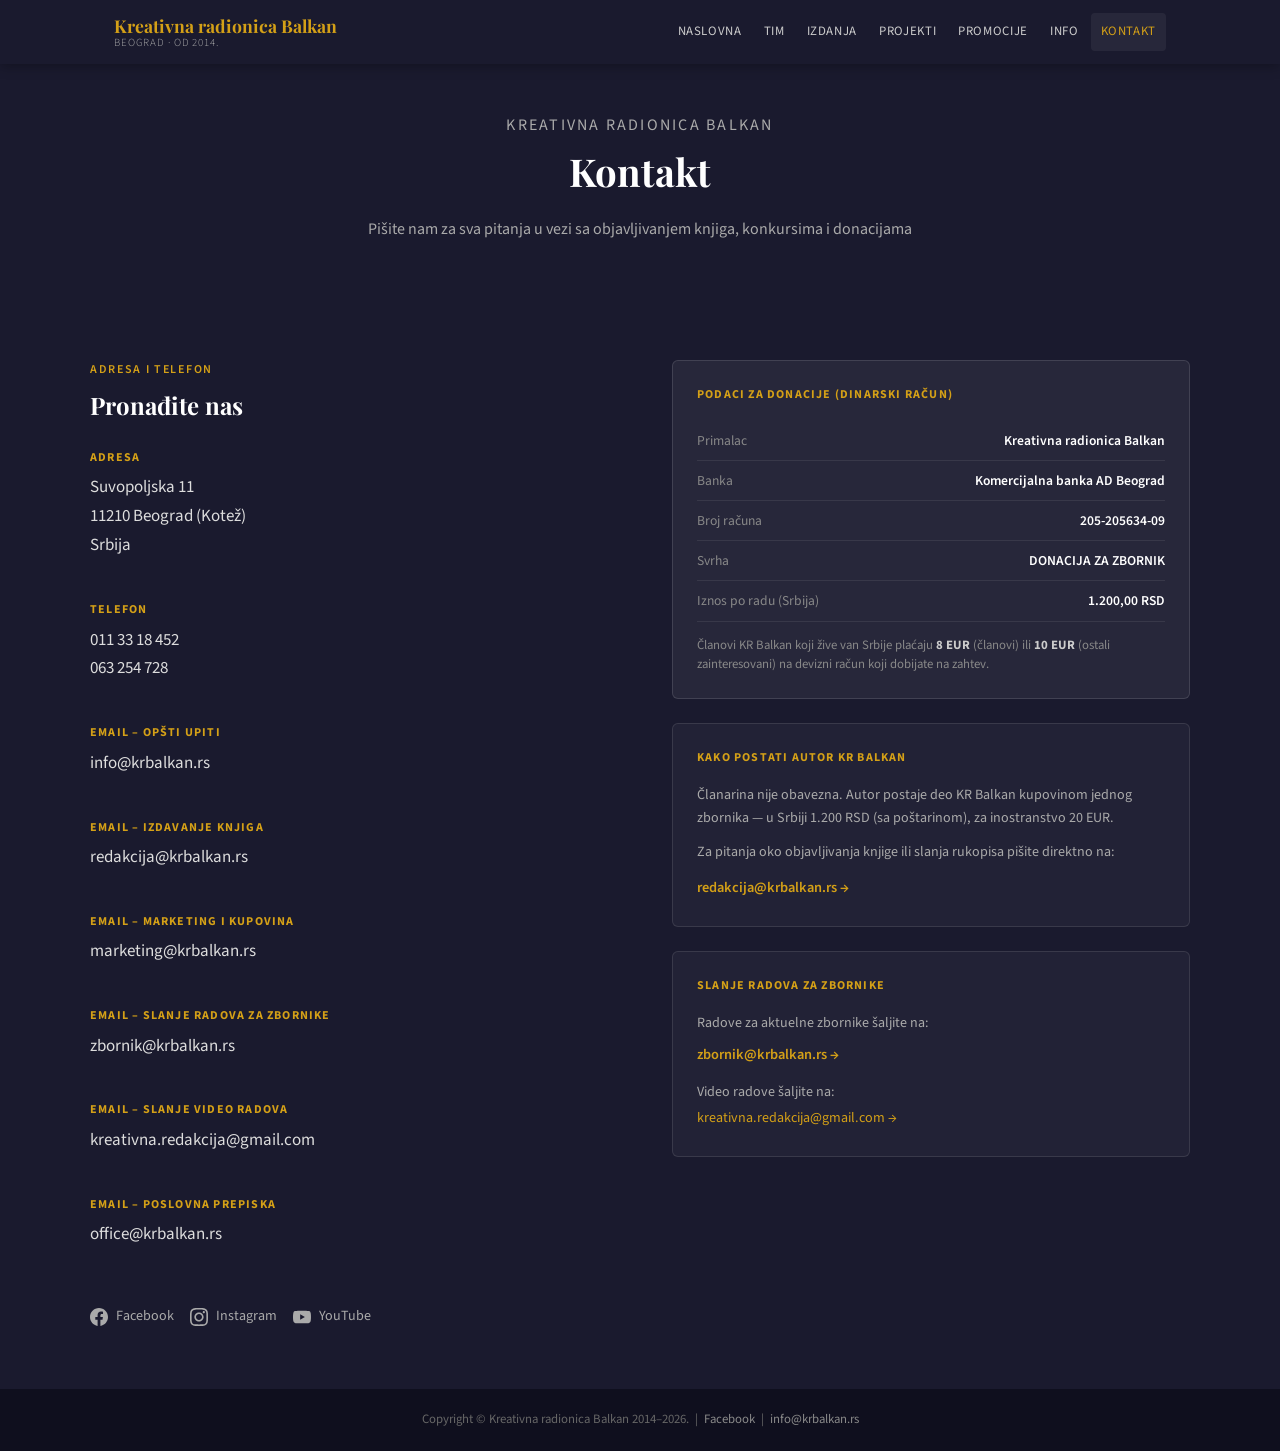
<file: kontakt.html>
<!DOCTYPE html>
<html lang="sr">
<head>
  <meta charset="UTF-8">
  <meta name="viewport" content="width=device-width, initial-scale=1.0">
  <title>Kontakt – Kreativna radionica Balkan | Beograd</title>
  <meta name="description" content="Kontaktirajte Kreativnu radionicu Balkan. Adresa: Suvopoljska 11, Beograd (Kotež). Tel: 011 33 18 452. Email: info@krbalkan.rs">
  <link rel="preconnect" href="https://fonts.googleapis.com">
  <link rel="preconnect" href="https://fonts.gstatic.com" crossorigin>
  <link href="https://fonts.googleapis.com/css2?family=Playfair+Display:ital,wght@0,400;0,700;1,400&family=Source+Sans+3:wght@300;400;600&display=swap" rel="stylesheet">
  <link rel="stylesheet" href="style.css">
</head>
<body>
<header>
  <div class="header-inner">
    <a href="index.html" class="logo-text">Kreativna radionica Balkan<span>Beograd · Od 2014.</span></a>
    <button class="hamburger" id="hamburger"><span></span><span></span><span></span></button>
    <nav id="nav">
      <a href="index.html">Naslovna</a>
      <a href="kreativni_tim.html">Tim</a>
      <a href="izdanja.html">Izdanja</a>
      <a href="projekti.html">Projekti</a>
      <a href="promocije.html">Promocije</a>
      <a href="info.html">Info</a>
      <a href="kontakt.html" class="active">Kontakt</a>
    </nav>
  </div>
</header>

<div class="page-hero">
  <p class="hero-eyebrow">Kreativna radionica Balkan</p>
  <h1>Kontakt</h1>
  <p>Pišite nam za sva pitanja u vezi sa objavljivanjem knjiga, konkursima i donacijama</p>
</div>

<section class="contact">
  <div class="section-inner">
    <div class="contact-grid">
      <div>
        <p class="section-label" style="color:var(--gold-lt);">Adresa i telefon</p>
        <h2 class="section-title" style="font-size:1.5rem;">Pronađite nas</h2>

        <div style="margin-top:28px; display:flex; flex-direction:column; gap:20px;">
          <div class="contact-block">
            <h4>Adresa</h4>
            <span style="color:#ddd;">Suvopoljska 11<br>11210 Beograd (Kotež)<br>Srbija</span>
          </div>
          <div class="contact-block">
            <h4>Telefon</h4>
            <a href="tel:+381113318452">011 33 18 452</a><br>
            <a href="tel:+381632547128">063 254 728</a>
          </div>
          <div class="contact-block">
            <h4>Email – opšti upiti</h4>
            <a href="mailto:info@krbalkan.rs">info@krbalkan.rs</a>
          </div>
          <div class="contact-block">
            <h4>Email – izdavanje knjiga</h4>
            <a href="mailto:redakcija@krbalkan.rs">redakcija@krbalkan.rs</a>
          </div>
          <div class="contact-block">
            <h4>Email – marketing i kupovina</h4>
            <a href="mailto:marketing@krbalkan.rs">marketing@krbalkan.rs</a>
          </div>
          <div class="contact-block">
            <h4>Email – slanje radova za zbornike</h4>
            <a href="mailto:zbornik@krbalkan.rs">zbornik@krbalkan.rs</a>
          </div>
          <div class="contact-block">
            <h4>Email – slanje video radova</h4>
            <a href="mailto:kreativna.redakcija@gmail.com">kreativna.redakcija@gmail.com</a>
          </div>
          <div class="contact-block">
            <h4>Email – poslovna prepiska</h4>
            <a href="mailto:office@krbalkan.rs">office@krbalkan.rs</a>
          </div>
        </div>

        <div class="social-row" style="margin-top:36px;">
          <a class="social-link" href="https://www.facebook.com/kreativna.radionica.balkan/" target="_blank" rel="noopener">
            <svg width="18" height="18" viewBox="0 0 24 24" fill="currentColor"><path d="M24 12.073c0-6.627-5.373-12-12-12s-12 5.373-12 12c0 5.99 4.388 10.954 10.125 11.854v-8.385H7.078v-3.47h3.047V9.43c0-3.007 1.792-4.669 4.533-4.669 1.312 0 2.686.235 2.686.235v2.953H15.83c-1.491 0-1.956.925-1.956 1.874v2.25h3.328l-.532 3.47h-2.796v8.385C19.612 23.027 24 18.062 24 12.073z"/></svg>
            Facebook
          </a>
          <a class="social-link" href="https://www.instagram.com/krbalkan" target="_blank" rel="noopener">
            <svg width="18" height="18" viewBox="0 0 24 24" fill="currentColor"><path d="M12 2.163c3.204 0 3.584.012 4.85.07 3.252.148 4.771 1.691 4.919 4.919.058 1.265.069 1.645.069 4.849 0 3.205-.012 3.584-.069 4.849-.149 3.225-1.664 4.771-4.919 4.919-1.266.058-1.644.07-4.85.07-3.204 0-3.584-.012-4.849-.07-3.26-.149-4.771-1.699-4.919-4.92-.058-1.265-.07-1.644-.07-4.849 0-3.204.013-3.583.07-4.849.149-3.227 1.664-4.771 4.919-4.919 1.266-.057 1.645-.069 4.849-.069zm0-2.163c-3.259 0-3.667.014-4.947.072-4.358.2-6.78 2.618-6.98 6.98-.059 1.281-.073 1.689-.073 4.948 0 3.259.014 3.668.072 4.948.2 4.358 2.618 6.78 6.98 6.98 1.281.058 1.689.072 4.948.072 3.259 0 3.668-.014 4.948-.072 4.354-.2 6.782-2.618 6.979-6.98.059-1.28.073-1.689.073-4.948 0-3.259-.014-3.667-.072-4.947-.196-4.354-2.617-6.78-6.979-6.98-1.281-.059-1.69-.073-4.949-.073zm0 5.838c-3.403 0-6.162 2.759-6.162 6.162s2.759 6.163 6.162 6.163 6.162-2.759 6.162-6.163c0-3.403-2.759-6.162-6.162-6.162zm0 10.162c-2.209 0-4-1.79-4-4 0-2.209 1.791-4 4-4s4 1.791 4 4c0 2.21-1.791 4-4 4zm6.406-11.845c-.796 0-1.441.645-1.441 1.44s.645 1.44 1.441 1.44c.795 0 1.439-.645 1.439-1.44s-.644-1.44-1.439-1.44z"/></svg>
            Instagram
          </a>
          <a class="social-link" href="https://www.youtube.com/@kreativniradionicabalkan8529" target="_blank" rel="noopener">
            <svg width="18" height="18" viewBox="0 0 24 24" fill="currentColor"><path d="M23.498 6.186a3.016 3.016 0 0 0-2.122-2.136C19.505 3.545 12 3.545 12 3.545s-7.505 0-9.377.505A3.017 3.017 0 0 0 .502 6.186C0 8.07 0 12 0 12s0 3.93.502 5.814a3.016 3.016 0 0 0 2.122 2.136c1.871.505 9.376.505 9.376.505s7.505 0 9.377-.505a3.015 3.015 0 0 0 2.122-2.136C24 15.93 24 12 24 12s0-3.93-.502-5.814zM9.545 15.568V8.432L15.818 12l-6.273 3.568z"/></svg>
            YouTube
          </a>
        </div>
      </div>

      <div>
        <div class="bank-box">
          <h4>Podaci za donacije (dinarski račun)</h4>
          <div class="bank-row"><span>Primalac</span><span>Kreativna radionica Balkan</span></div>
          <div class="bank-row"><span>Banka</span><span>Komercijalna banka AD Beograd</span></div>
          <div class="bank-row"><span>Broj računa</span><span>205-205634-09</span></div>
          <div class="bank-row"><span>Svrha</span><span>DONACIJA ZA ZBORNIK</span></div>
          <div class="bank-row"><span>Iznos po radu (Srbija)</span><span>1.200,00 RSD</span></div>
          <p style="color:#888; font-size:0.8rem; margin-top:14px; line-height:1.5;">Članovi KR Balkan koji žive van Srbije plaćaju <strong style="color:#ccc;">8 EUR</strong> (članovi) ili <strong style="color:#ccc;">10 EUR</strong> (ostali zainteresovani) na devizni račun koji dobijate na zahtev.</p>
        </div>

        <div style="background:rgba(255,255,255,0.04); border:1px solid rgba(255,255,255,0.1); border-radius:6px; padding:24px; margin-top:24px;">
          <h4 style="font-size:0.75rem; letter-spacing:0.1em; text-transform:uppercase; color:var(--gold-lt); margin-bottom:16px;">Kako postati autor KR Balkan</h4>
          <p style="color:#aaa; font-size:0.88rem; line-height:1.6; margin-bottom:12px;">Članarina nije obavezna. Autor postaje deo KR Balkan kupovinom jednog zbornika — u Srbiji 1.200 RSD (sa poštarinom), za inostranstvo 20 EUR.</p>
          <p style="color:#aaa; font-size:0.88rem; line-height:1.6;">Za pitanja oko objavljivanja knjige ili slanja rukopisa pišite direktno na:</p>
          <a href="mailto:redakcija@krbalkan.rs" style="display:inline-block; margin-top:12px; color:var(--gold-lt); font-size:0.9rem; text-decoration:none; font-weight:600;">redakcija@krbalkan.rs →</a>
        </div>

        <div style="background:rgba(255,255,255,0.04); border:1px solid rgba(255,255,255,0.1); border-radius:6px; padding:24px; margin-top:24px;">
          <h4 style="font-size:0.75rem; letter-spacing:0.1em; text-transform:uppercase; color:var(--gold-lt); margin-bottom:16px;">Slanje radova za zbornike</h4>
          <p style="color:#aaa; font-size:0.88rem; line-height:1.6;">Radove za aktuelne zbornike šaljite na:</p>
          <a href="mailto:zbornik@krbalkan.rs" style="display:inline-block; margin-top:8px; color:var(--gold-lt); font-size:0.9rem; text-decoration:none; font-weight:600;">zbornik@krbalkan.rs →</a>
          <p style="color:#aaa; font-size:0.88rem; line-height:1.6; margin-top:12px;">Video radove šaljite na:</p>
          <a href="mailto:kreativna.redakcija@gmail.com" style="display:inline-block; margin-top:4px; color:var(--gold-lt); font-size:0.88rem; text-decoration:none;">kreativna.redakcija@gmail.com →</a>
        </div>
      </div>
    </div>
  </div>
</section>

<footer>
  <p>Copyright © Kreativna radionica Balkan 2014–2026. &nbsp;|&nbsp;
  <a href="https://www.facebook.com/kreativna.radionicabalkan" target="_blank" rel="noopener">Facebook</a> &nbsp;|&nbsp;
  <a href="mailto:info@krbalkan.rs">info@krbalkan.rs</a></p>
</footer>
<script>
  const h=document.getElementById('hamburger'),n=document.getElementById('nav');
  if(h) h.addEventListener('click',()=>n.classList.toggle('open'));
  if(n) n.querySelectorAll('a').forEach(a=>a.addEventListener('click',()=>n.classList.remove('open')));
</script>
</body>
</html>
</file>
<file: style.css>
*, *::before, *::after { box-sizing: border-box; margin: 0; padding: 0; }
:root {
  --ink: #1a1a2e; --paper: #faf8f3; --cream: #f0ece0;
  --gold: #b8860b; --gold-lt: #d4a017; --mid: #5a5a72; --rule: #d9d4c4;
}
html { scroll-behavior: smooth; }
body { font-family: 'Source Sans 3', sans-serif; background: var(--paper); color: var(--ink); font-size: 17px; line-height: 1.7; }

/* HEADER */
header { background: var(--ink); position: sticky; top: 0; z-index: 100; box-shadow: 0 2px 12px rgba(0,0,0,0.3); }
.header-inner { max-width: 1100px; margin: 0 auto; display: flex; align-items: center; justify-content: space-between; padding: 0 24px; height: 64px; }
.logo-text { font-family: 'Playfair Display', serif; color: var(--gold-lt); font-size: 1.1rem; font-weight: 700; text-decoration: none; line-height: 1.2; }
.logo-text span { display: block; font-size: 0.68rem; color: #aaa; font-weight: 300; font-family: 'Source Sans 3', sans-serif; letter-spacing: 0.08em; text-transform: uppercase; }
nav { display: flex; gap: 2px; }
nav a { color: #ccc; text-decoration: none; font-size: 0.8rem; letter-spacing: 0.05em; text-transform: uppercase; padding: 8px 10px; border-radius: 4px; transition: color 0.2s, background 0.2s; }
nav a:hover, nav a.active { color: var(--gold-lt); background: rgba(255,255,255,0.06); }
.hamburger { display: none; flex-direction: column; gap: 5px; cursor: pointer; padding: 4px; background: none; border: none; }
.hamburger span { display: block; width: 24px; height: 2px; background: #ccc; }

/* HERO */
.hero { background: var(--ink); color: white; padding: 72px 24px 80px; text-align: center; position: relative; overflow: hidden; }
.hero::before { content: ''; position: absolute; inset: 0; background: url(http://www.krbalkan.rs/'dugmici/banner.jpg') center/cover no-repeat; opacity: 0.12; }
.hero-inner { position: relative; max-width: 720px; margin: 0 auto; }
.hero-eyebrow { font-size: 0.75rem; letter-spacing: 0.14em; text-transform: uppercase; color: var(--gold-lt); margin-bottom: 20px; }
.hero h1 { font-family: 'Playfair Display', serif; font-size: clamp(1.8rem, 5vw, 3rem); line-height: 1.2; margin-bottom: 20px; }
.hero-lead { font-size: 1.05rem; color: #c8c8d8; max-width: 580px; margin: 0 auto 32px; }
.hero-cta { display: inline-flex; gap: 12px; flex-wrap: wrap; justify-content: center; }

/* PAGE HERO (smaller) */
.page-hero { background: var(--ink); color: white; padding: 48px 24px 56px; text-align: center; }
.page-hero h1 { font-family: 'Playfair Display', serif; font-size: clamp(1.6rem, 4vw, 2.4rem); margin-bottom: 12px; }
.page-hero p { color: #aaa; font-size: 1rem; max-width: 600px; margin: 0 auto; }

/* BUTTONS */
.btn { display: inline-block; padding: 12px 28px; border-radius: 4px; text-decoration: none; font-size: 0.9rem; letter-spacing: 0.04em; transition: all 0.2s; font-weight: 600; }
.btn-primary { background: var(--gold); color: white; }
.btn-primary:hover { background: var(--gold-lt); }
.btn-outline { border: 1px solid rgba(255,255,255,0.3); color: white; }
.btn-outline:hover { border-color: var(--gold-lt); color: var(--gold-lt); }

/* SECTIONS */
section { padding: 60px 24px; }
.section-inner { max-width: 1100px; margin: 0 auto; }
.section-label { font-size: 0.75rem; letter-spacing: 0.14em; text-transform: uppercase; color: var(--gold); margin-bottom: 10px; font-weight: 600; }
.section-title { font-family: 'Playfair Display', serif; font-size: clamp(1.5rem, 3vw, 2.2rem); margin-bottom: 14px; line-height: 1.25; }
.section-lead { color: var(--mid); max-width: 640px; margin-bottom: 40px; font-size: 1rem; }
.rule { border: none; border-top: 1px solid var(--rule); margin: 0; }

/* BOOK GRID */
.books-grid { display: grid; grid-template-columns: repeat(auto-fill, minmax(210px, 1fr)); gap: 24px; }
.book-card { background: white; border: 1px solid var(--rule); border-radius: 6px; overflow: hidden; transition: box-shadow 0.2s, transform 0.2s; }
.book-card:hover { box-shadow: 0 8px 28px rgba(0,0,0,0.1); transform: translateY(-3px); }
.book-cover { width: 100%; height: 200px; object-fit: cover; object-position: top; display: block; background: var(--cream); }
.book-body { padding: 16px 16px 14px; }
.book-title { font-family: 'Playfair Display', serif; font-size: 0.98rem; margin-bottom: 4px; line-height: 1.3; }
.book-author { font-size: 0.82rem; color: var(--mid); margin-bottom: 12px; }
.book-links { display: flex; flex-wrap: wrap; gap: 6px; }
.book-link { font-size: 0.75rem; letter-spacing: 0.04em; text-transform: uppercase; color: var(--gold); text-decoration: none; border: 1px solid var(--gold); padding: 3px 9px; border-radius: 3px; transition: all 0.2s; }
.book-link:hover { background: var(--gold); color: white; }

/* PERSON CARD */
.person-card { display: grid; grid-template-columns: 220px 1fr; gap: 48px; background: white; border: 1px solid var(--rule); border-radius: 8px; padding: 36px; margin-bottom: 32px; }
.person-photo { width: 100%; border-radius: 6px; object-fit: cover; aspect-ratio: 3/4; background: var(--cream); }
.person-info h2 { font-family: 'Playfair Display', serif; font-size: 1.6rem; margin-bottom: 4px; }
.person-role { color: var(--gold); font-size: 0.85rem; letter-spacing: 0.06em; text-transform: uppercase; margin-bottom: 20px; font-weight: 600; }
.person-info p { color: var(--mid); margin-bottom: 12px; font-size: 0.95rem; }
.person-info h3 { font-size: 0.85rem; letter-spacing: 0.06em; text-transform: uppercase; color: var(--ink); margin: 20px 0 8px; font-weight: 600; }
.person-info ul { list-style: none; }
.person-info ul li { padding: 4px 0; color: var(--mid); font-size: 0.92rem; }
.person-info ul li::before { content: '— '; color: var(--gold); }
.person-links { display: flex; gap: 12px; margin-top: 20px; flex-wrap: wrap; }

/* NEWS */
.news-item { display: flex; gap: 20px; padding: 24px 0; border-bottom: 1px solid var(--rule); }
.news-avatar { width: 48px; height: 48px; border-radius: 50%; object-fit: cover; flex-shrink: 0; background: var(--rule); }
.news-content strong { font-size: 0.95rem; }
.news-content p { color: var(--mid); font-size: 0.88rem; margin-top: 4px; }
.news-link { display: inline-block; margin-top: 6px; font-size: 0.82rem; color: var(--gold); text-decoration: none; }
.news-link:hover { text-decoration: underline; }

/* PROMO GRID */
.promo-grid { display: flex; flex-direction: column; gap: 0; }

/* ABOUT */
.about-grid { display: grid; grid-template-columns: 1fr 1fr; gap: 48px 64px; align-items: start; }
.about-text p { color: var(--mid); margin-bottom: 16px; }
.stat-row { display: grid; grid-template-columns: repeat(3,1fr); gap: 24px; margin-top: 40px; padding-top: 40px; border-top: 1px solid var(--rule); }
.stat { text-align: center; }
.stat-num { font-family: 'Playfair Display', serif; font-size: 2.2rem; color: var(--gold); line-height: 1; }
.stat-label { font-size: 0.78rem; color: var(--mid); margin-top: 6px; text-transform: uppercase; letter-spacing: 0.06em; }
.goal-list { list-style: none; }
.goal-list li { display: flex; gap: 14px; margin-bottom: 16px; align-items: flex-start; font-size: 0.95rem; color: var(--mid); }
.goal-list li::before { content: '◆'; color: var(--gold); font-size: 0.55rem; margin-top: 8px; flex-shrink: 0; }

/* CONTACT */
.contact { background: var(--ink); color: white; }
.contact .section-title { color: white; }
.contact .section-lead { color: #aaa; }
.contact-grid { display: grid; grid-template-columns: 1fr 1fr; gap: 64px; }
.contact-block { margin-bottom: 20px; }
.contact-block h4 { font-size: 0.75rem; letter-spacing: 0.1em; text-transform: uppercase; color: var(--gold-lt); margin-bottom: 5px; }
.contact-block a { color: #ddd; text-decoration: none; }
.contact-block a:hover { color: var(--gold-lt); }
.social-row { display: flex; gap: 16px; margin-top: 24px; }
.social-link { display: inline-flex; align-items: center; gap: 8px; color: #aaa; text-decoration: none; font-size: 0.88rem; transition: color 0.2s; }
.social-link:hover { color: var(--gold-lt); }
.bank-box { background: rgba(255,255,255,0.06); border: 1px solid rgba(255,255,255,0.12); border-radius: 6px; padding: 24px; }
.bank-box h4 { font-size: 0.75rem; letter-spacing: 0.1em; text-transform: uppercase; color: var(--gold-lt); margin-bottom: 16px; }
.bank-row { display: flex; justify-content: space-between; padding: 8px 0; border-bottom: 1px solid rgba(255,255,255,0.08); font-size: 0.85rem; }
.bank-row:last-child { border-bottom: none; }
.bank-row span:first-child { color: #888; }
.bank-row span:last-child { color: white; font-weight: 600; }

/* FOOTER */
footer { background: #0f0f1e; color: #666; text-align: center; padding: 20px; font-size: 0.8rem; }
footer a { color: #888; text-decoration: none; }
footer a:hover { color: var(--gold-lt); }

/* MOBILE */
@media (max-width: 768px) {
  .hamburger { display: flex; }
  nav { display: none; position: absolute; top: 64px; left: 0; right: 0; background: var(--ink); flex-direction: column; padding: 12px 0; border-top: 1px solid rgba(255,255,255,0.1); }
  nav.open { display: flex; }
  nav a { padding: 12px 24px; font-size: 0.9rem; }
  .about-grid { grid-template-columns: 1fr; gap: 32px; }
  .contact-grid { grid-template-columns: 1fr; gap: 40px; }
  .person-card { grid-template-columns: 1fr; }
  .person-photo { max-width: 200px; }
  .stat-row { grid-template-columns: 1fr 1fr; }
}
@media (max-width: 480px) {
  .books-grid { grid-template-columns: repeat(auto-fill, minmax(160px, 1fr)); }
}
</file>
